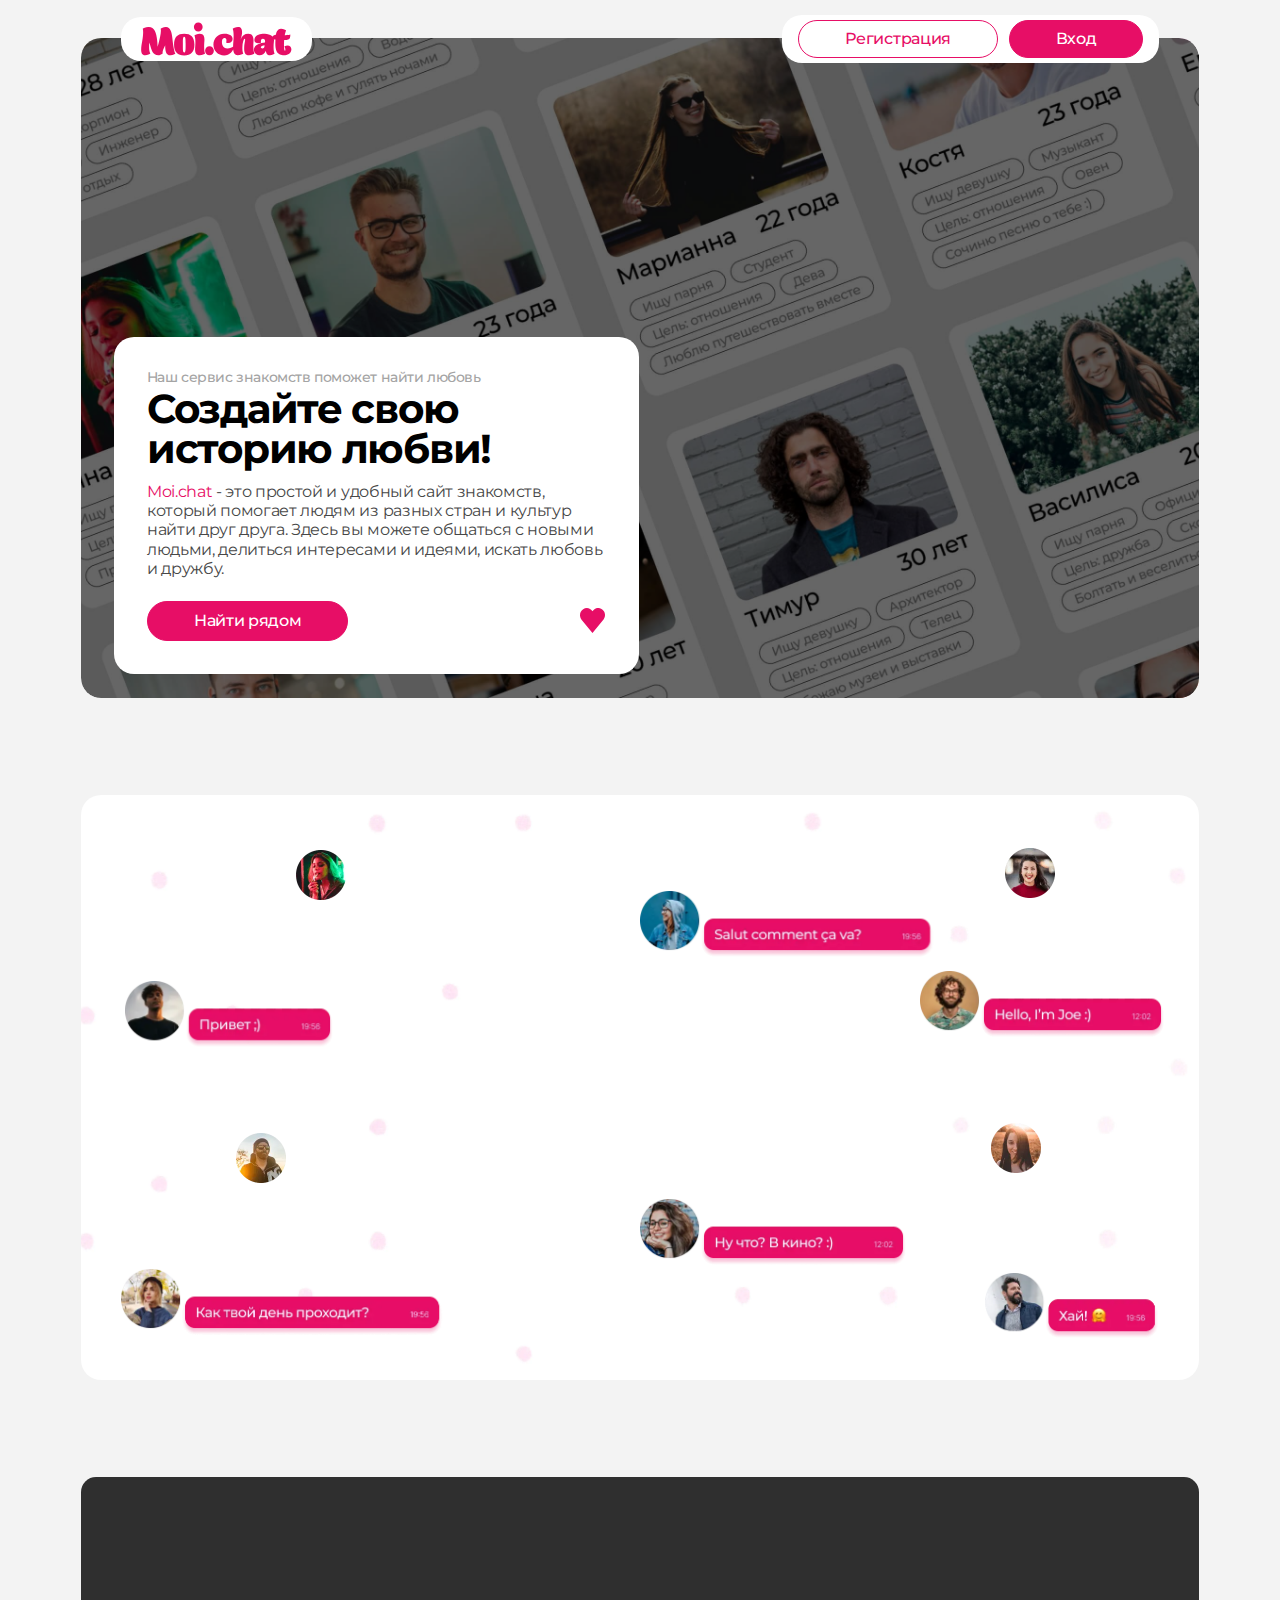
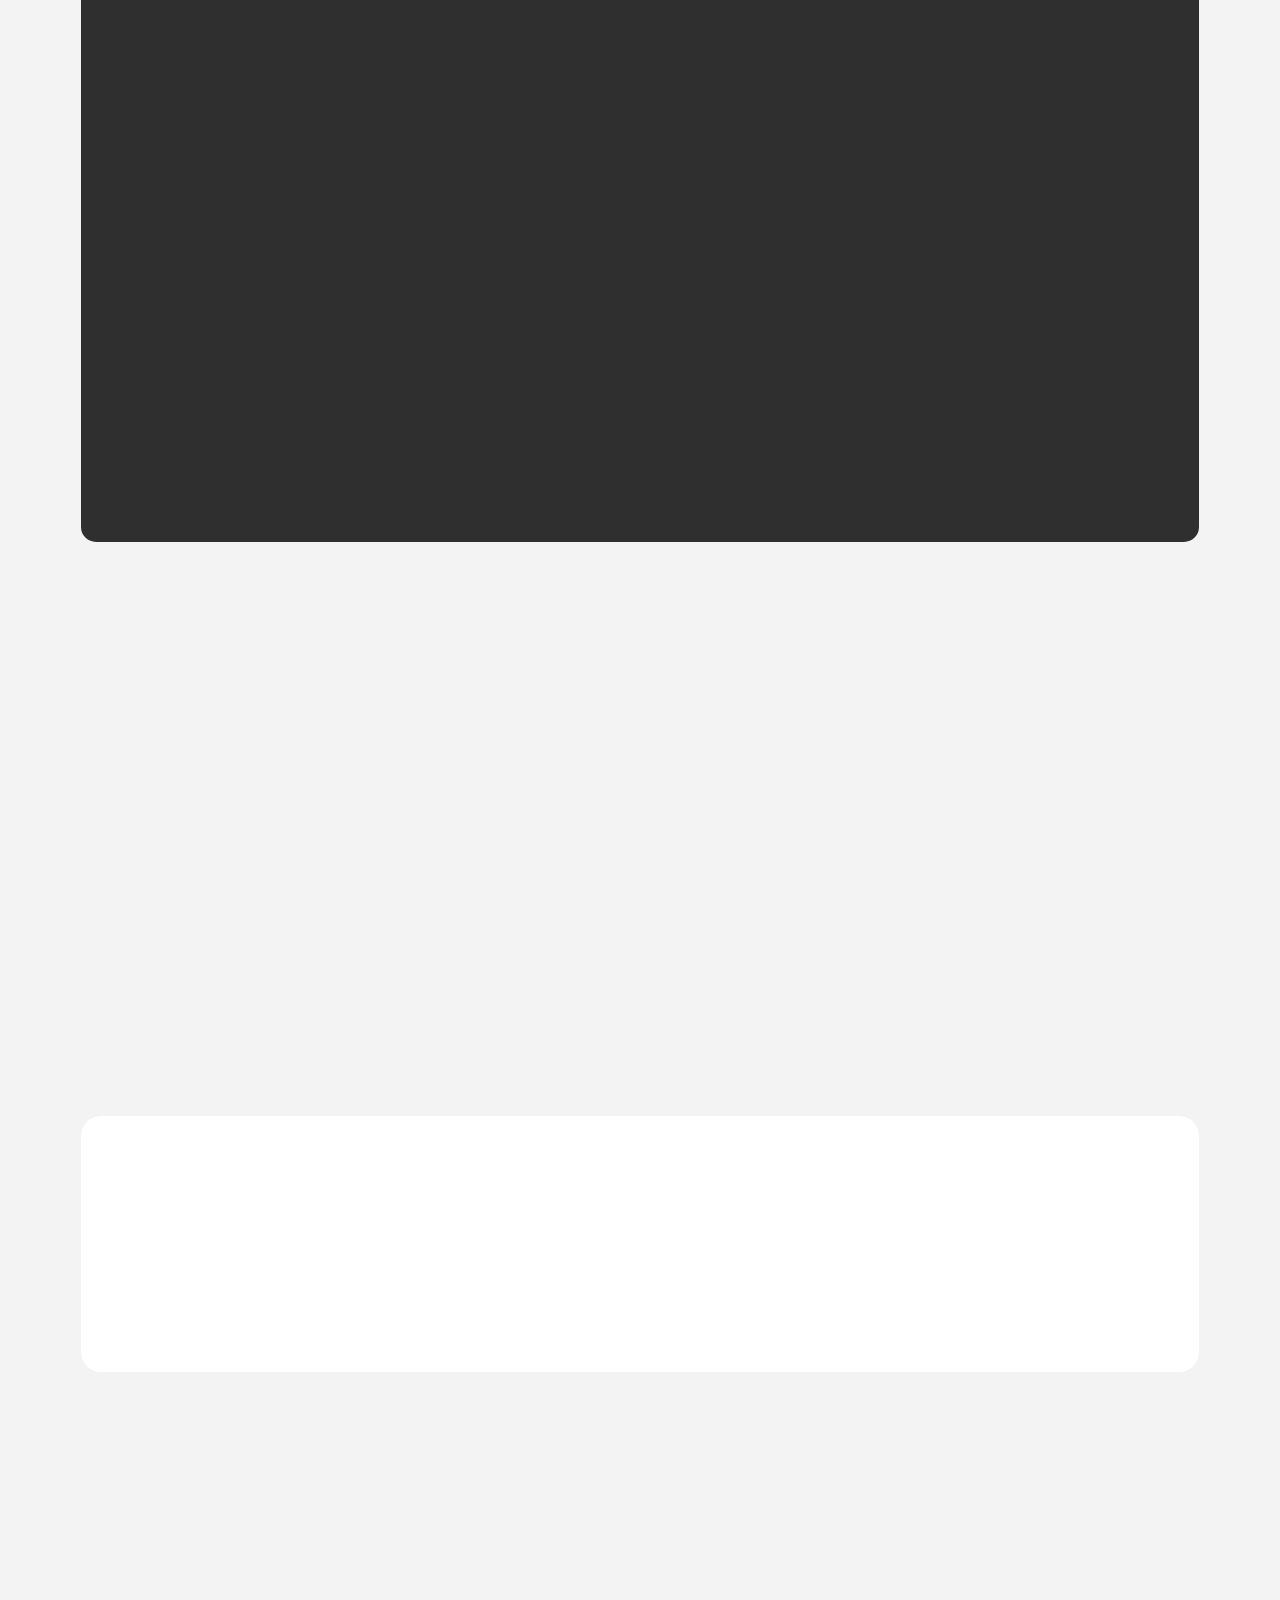
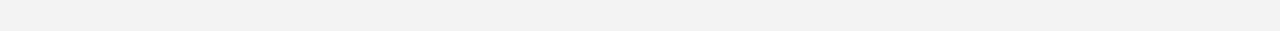
<file: index.html>
<!DOCTYPE html>
<html lang="ru">

<head>
	<title>Moi.chat</title>
	<meta charset="UTF-8">
	<meta name="format-detection" content="telephone=no">
	<!-- <style>body{opacity: 0;}</style> -->
	<link rel="stylesheet" href="css/style.min.css?_v=20230629094159">
	<link rel="shortcut icon" href="favicon.ico">
	<!-- <meta name="robots" content="noindex, nofollow"> -->
	<meta name="viewport" content="width=device-width, initial-scale=1.0">
</head>

<body>
	<div class="wrapper">
		<header class="header">
			<div class="header__container container">
				<div class="header__inner">
					<a class="header__logo logo" href="#">
						<img class="header__logo-img logo-img" src="img/icons/logo.svg" alt="img">
					</a>

					<nav class="header__nav">
						<a class="header__link btn btn-transparent" href="#" data-popup="#popup__sign-up">Регистрация</a>
						<a class="header__link btn btn-accent" href="#" data-popup="#popup__sign-in">Вход</a>
					</nav>
				</div>
			</div>
		</header>

		<main class="page">
			<section class="intro mb">
				<div class="intro__container container">
					<div class="intro__inner">
						<picture><source srcset="img/section-intro/intro-bg.webp" type="image/webp"><img class="intro__inner-bg" src="img/section-intro/intro-bg.jpg" alt="img"></picture>

						<picture>
							<source srcset="img/section-intro/intro-bg--mobile.jpg" media="(max-width: 767.98px)">
							<img class="article__img" src="img/section-intro/intro-bg.jpg" alt="img">
						</picture>

						<div class="intro__content">
							<h2 class="intro__suptitle suptitle">Наш сервис знакомств поможет найти любовь</h2>
							<h1 class="intro__title title">Создайте свою историю любви!</h1>
							<p class="intro__text text"><span>Moi.chat</span> - это простой и удобный сайт знакомств, который помогает людям из разных стран и культур найти друг друга. Здесь вы можете общаться с новыми людьми, делиться интересами и идеями, искать любовь и дружбу.</p>
							<div class="intro__content-bottom">
								<a class="intro__btn btn btn-accent" href="#">Найти рядом</a>
								<img class="intro__content-icon" src="img/icons/like-pink.svg" alt="img">
							</div>
						</div>
					</div>
				</div>
			</section>
			<section class="users mb">
				<div class="users__container container">
					<div class="users__inner">

						<picture><source srcset="img/section-users/user-1.webp" type="image/webp"><img class="users__deco users__deco--1" data-prlx-mouse data-prlx-cx="40" data-prlx-cy="10" data-prlx-dxr src="img/section-users/user-1.png" alt="img"></picture>
						<picture><source srcset="img/section-users/user-2.webp" type="image/webp"><img class="users__deco users__deco--2" data-prlx-mouse data-prlx-cx="40" data-prlx-cy="10" data-prlx-dxy src="img/section-users/user-2.png" alt="img"></picture>
						<picture><source srcset="img/section-users/user-3.webp" type="image/webp"><img class="users__deco users__deco--3" data-prlx-mouse data-prlx-cx="40" data-prlx-cy="10" data-prlx-dxr src="img/section-users/user-3.png" alt="img"></picture>
						<picture><source srcset="img/section-users/user-4.webp" type="image/webp"><img class="users__deco users__deco--4" data-prlx-mouse data-prlx-cx="40" data-prlx-cy="10" data-prlx-dxy src="img/section-users/user-4.png" alt="img"></picture>
						<picture><source srcset="img/section-users/user-5.webp" type="image/webp"><img class="users__deco users__deco--5" data-prlx-mouse data-prlx-cx="40" data-prlx-cy="10" data-prlx-dxr src="img/section-users/user-5.png" alt="img"></picture>
						<picture><source srcset="img/section-users/user-6.webp" type="image/webp"><img class="users__deco users__deco--6" data-prlx-mouse data-prlx-cx="40" data-prlx-cy="10" data-prlx-dxy src="img/section-users/user-6.png" alt="img"></picture>
						<picture><source srcset="img/section-users/user-7.webp" type="image/webp"><img class="users__deco users__deco--7" data-prlx-mouse data-prlx-cx="40" data-prlx-cy="10" data-prlx-dxr src="img/section-users/user-7.png" alt="img"></picture>
						<picture><source srcset="img/section-users/user-8.webp" type="image/webp"><img class="users__deco users__deco--8" data-prlx-mouse data-prlx-cx="40" data-prlx-cy="10" data-prlx-dxy src="img/section-users/user-8.png" alt="img"></picture>
						<picture><source srcset="img/section-users/user-9.webp" type="image/webp"><img class="users__deco users__deco--9" data-prlx-mouse data-prlx-cx="40" data-prlx-cy="10" data-prlx-dxr src="img/section-users/user-9.png" alt="img"></picture>
						<picture><source srcset="img/section-users/user-10.webp" type="image/webp"><img class="users__deco users__deco--10" data-prlx-mouse data-prlx-cx="40" data-prlx-cy="10" data-prlx-dxy src="img/section-users/user-10.png" alt="img"></picture>

						<picture><source srcset="img/section-users/user-2.webp" type="image/webp"><img class="users__deco-mobile users__deco-mobile--2 _anim-items _anim-no-hide _anim-show--left" src="img/section-users/user-2.png" alt="img"></picture>
						<picture><source srcset="img/section-users/user-8.webp" type="image/webp"><img class="users__deco-mobile users__deco-mobile--8 _anim-items _anim-no-hide _anim-show--up" src="img/section-users/user-8.png" alt="img"></picture>
						<picture><source srcset="img/section-users/user-3.webp" type="image/webp"><img class="users__deco-mobile users__deco-mobile--3 _anim-items _anim-no-hide _anim-show--left" src="img/section-users/user-3.png" alt="img"></picture>
						<picture><source srcset="img/section-users/user-4--mobile.webp" type="image/webp"><img class="users__deco-mobile users__deco-mobile--4 _anim-items _anim-no-hide _anim-show--right" src="img/section-users/user-4--mobile.png" alt="img"></picture>
						<picture><source srcset="img/section-users/user-5--mobile.webp" type="image/webp"><img class="users__deco-mobile users__deco-mobile--5 _anim-items _anim-no-hide _anim-show--right" src="img/section-users/user-5--mobile.png" alt="img"></picture>
						<picture><source srcset="img/section-users/user-7.webp" type="image/webp"><img class="users__deco-mobile users__deco-mobile--7 _anim-items _anim-no-hide _anim-show--left" src="img/section-users/user-7.png" alt="img"></picture>
						<picture><source srcset="img/section-users/user-9.webp" type="image/webp"><img class="users__deco-mobile users__deco-mobile--9 _anim-items _anim-no-hide _anim-show--left" src="img/section-users/user-9.png" alt="img"></picture>
						<picture><source srcset="img/section-users/user-10.webp" type="image/webp"><img class="users__deco-mobile users__deco-mobile--10 _anim-items _anim-no-hide _anim-show--up" src="img/section-users/user-10.png" alt="img"></picture>

						<div class="users__content">
							<h3 class="users__suptitle suptitle _anim-items _anim-no-hide _anim-show--up">Ищешь что-то новое?</h3>
							<h2 class="users__title title _anim-items _anim-no-hide _anim-show--up">Огромное количество пользователей</h2>
							<p class="usres__text text _anim-items _anim-no-hide _anim-show--up">Не откладывайте больше и узнайте, кто рядом с вами!</p>
						</div>
					</div>
				</div>
			</section>
			<div class="article mb">
				<div class="article__container container">
					<div class="article__inner">
						<p class="article__text _anim-items _anim-no-hide _anim-show--up">Будьте уверены, что вы найдете кого-то в своем регионе, присоединяйтесь к нам бесплатно и наслаждайтесь поиском, не вставая с дивана, на ноутбуке или мобильном телефоне. </p>
						<div class="article__image-box _anim-items _anim-no-hide _anim-show--up">
							<picture>
								<source srcset="img/block-article/article-main--mobile.jpg" media="(max-width: 575.98px)">
								<img class="article__img" src="img/block-article/article-main.jpg" alt="img">
							</picture>
						</div>
					</div>
				</div>
			</div>
			<div class="cards mb">
				<div class="cards__container container">
					<div class="cards__inner">
						<p class="cards__text _anim-items _anim-no-hide _anim-show--up">Ищите великолепных и интересных людей в своем районе! Все настолько конфиденциально, насколько это возможно. Найдите свою пару в течение 30 секунд!!!</p>

						<div class="cards__wrapper">
							<div class="cards__item _anim-items _anim-no-hide _anim-show--up">
								<picture>
									<source srcset="img/block-cards/card-mobile-1.jpg" media="(max-width: 575.98px)">
									<img class="article__img" src="img/block-cards/card-1.jpg" alt="img">
								</picture>
								<h2 class="cards__item-title">Найди человека рядом!</h2>
							</div>

							<div class="cards__item _anim-items _anim-no-hide _anim-show--up">
								<picture>
									<source srcset="img/block-cards/card-mobile-2.jpg" media="(max-width: 575.98px)">
									<img class="article__img" src="img/block-cards/card-2.jpg" alt="img">
								</picture>
								<h2 class="cards__item-title">Мгновенные сообщения!</h2>
							</div>

							<div class="cards__item _anim-items _anim-no-hide _anim-show--up">
								<picture>
									<source srcset="img/block-cards/card-mobile-3.jpg" media="(max-width: 575.98px)">
									<img class="article__img" src="img/block-cards/card-3.jpg" alt="img">
								</picture>
								<h2 class="cards__item-title">Самые легкие знакомства!</h2>
							</div>
						</div>
					</div>
				</div>
			</div>
			<section class="best mb">
				<div class="best__container container">
					<div class="best__inner">
						<img class="best__like--mobile" src="img/icons/like-gray.svg" alt="img">

						<h2 class="best__title title _anim-items _anim-no-hide _anim-show--left"><span>Moi.chat</span> - лучший сайт для поиска онлайн знакомств!</h2>

						<div class="best__bottom _anim-items _anim-no-hide _anim-show--up">
							<div class="best__controls">
								<a class="best__btn btn btn-transparent" href="#" data-popup="#popup__sign-up">Регистрация</a>
								<a class="best__btn btn btn-accent" href="#" data-popup="#popup__sign-in">Вход</a>
							</div>

							<p class="best__text text">Присоединяйся сейчас, бесплатная легкая регистрация в считанные минуты!</p>

							<img class="best__like" src="img/icons/like-gray.svg" alt="img">
						</div>
					</div>
				</div>
			</section>

		</main>

		<footer class="footer _anim-items _anim-no-hide _anim-show--up">
			<div class="footer__container container">
				<div class="footer__inner">
					<a class="footer__logo" href="#">
						<img class="footer__logo-img" src="img/icons/logo.svg" alt="img">
					</a>

					<nav class="footer__nav">
						<div class="footer__nav-item">
							<a class="footer__link" href="#">Тарифы</a>
							<a class="footer__link" href="#">Возврат средств</a>
						</div>

						<div class="footer__nav-item">
							<a class="footer__link" href="#">Договор оферты</a>
							<a class="footer__link" href="#">Информация о конфидециальности</a>
						</div>
					</nav>
				</div>
			</div>
		</footer>
	</div>
	<div id="popup__sign-in" aria-hidden="true" class="popup__sign-in popup">
		<div class="popup__wrapper">
			<div class="popup__content">

				<div class="popup__top">
					<h2 class="popup__title">Вход</h2>

					<button data-close type="button" class="popup__close">
						<img src="img/icons/x.svg" alt="img">
					</button>
				</div>

				<div class="popup__text">
					<form class="popup__form">
						<div class="popup__box">
							<input class="popup__input" type="text" placeholder="Ваша почта">
							<input class="popup__input" type="text" placeholder="Ваш пароль">
						</div>
						<a class="popup__form-btn btn btn-accent" href="#">Вход</a>
					</form>

					<a class="popup__form-link" href="#">Забыли пароль?</a>
				</div>
			</div>
		</div>
	</div>

	<div id="popup__sign-up" aria-hidden="true" class="popup__sign-up popup">
		<div class="popup__wrapper">
			<div class="popup__content">

				<div class="popup__top">
					<h2 class="popup__title">Начните общаться через 30 секунд</h2>

					<button data-close type="button" class="popup__close">
						<img src="img/icons/x.svg" alt="img">
					</button>
				</div>

				<div class="popup__text">
					<form class="popup__form popup__form--agree">
						<div class="popup__box">
							<input class="popup__input" type="text" placeholder="Ваша почта">
							<input class="popup__input" type="text" placeholder="Ваш имя">
							<input class="popup__input" type="text" placeholder="Укажите пароль">
						</div>

						<div class="popup__check">
							<div class="form__item">
								<div class="checkbox">
									<input id="checkbox-1" type="checkbox" name="agreement" class="checkbox__input">
									<label for="checkbox-1" class="checkbox__label"><span>Я согласен с документом <a href="#">Условия о конфиденциальности, договором оферты</a></span></label>
								</div>
							</div>

							<div class="form__item">
								<div class="checkbox">
									<input id="checkbox-2" type="checkbox" name="agreement" class="checkbox__input">
									<label for="checkbox-2" class="checkbox__label"><span>Я согласен с <a href="#">условиями работы сайта с помощью токенизации платежей,</a> в частности о том, что новые платежи на сайте происходят без повторного ввода номера карты - достаточно выбрать нужный тариф для покупки монет.</span></label>
								</div>
							</div>
						</div>

						<a class="popup__form-btn--agree popup__form-btn btn btn-accent" href="#">Согласен</a>
					</form>

				</div>
			</div>
		</div>
	</div>
	<script src="js/app.min.js?_v=20230629094159"></script>
</body>

</html>
</file>
<file: css/style.min.css>
@charset "UTF-8";@font-face{font-family:Montserrat;font-display:swap;src:url(../fonts/Montserrat-Regular.woff2) format("woff2"),url(../fonts/Montserrat-Regular.woff) format("woff");font-weight:400;font-style:normal}@font-face{font-family:Montserrat;font-display:swap;src:url(../fonts/Montserrat-Medium.woff2) format("woff2"),url(../fonts/Montserrat-Medium.woff) format("woff");font-weight:500;font-style:normal}@font-face{font-family:Montserrat;font-display:swap;src:url(../fonts/Montserrat-SemiBold.woff2) format("woff2"),url(../fonts/Montserrat-SemiBold.woff) format("woff");font-weight:600;font-style:normal}@font-face{font-family:Montserrat;font-display:swap;src:url(../fonts/Montserrat-Bold.woff2) format("woff2"),url(../fonts/Montserrat-Bold.woff) format("woff");font-weight:700;font-style:normal}*{padding:0;margin:0;border:0}*,:after,:before{-webkit-box-sizing:border-box;box-sizing:border-box}body,html{height:100%;min-width:360px}body{color:#000;line-height:1;font-family:Montserrat;font-size:1rem;-ms-text-size-adjust:100%;-moz-text-size-adjust:100%;-webkit-text-size-adjust:100%;-webkit-font-smoothing:antialiased;-moz-osx-font-smoothing:grayscale}button,input,textarea{font-family:Montserrat;font-size:inherit;line-height:inherit}button{cursor:pointer;color:inherit;background-color:transparent}a{color:inherit;text-decoration:none}ul li{list-style:none}img{vertical-align:top}h1,h2,h3,h4,h5,h6{font-weight:inherit;font-size:inherit}body{overflow-x:hidden;background-color:#f3f3f3}.lock body{overflow:hidden;-ms-touch-action:none;touch-action:none;-ms-scroll-chaining:none;overscroll-behavior:none}.wrapper{min-height:100%;display:-webkit-box;display:-ms-flexbox;display:flex;-webkit-box-orient:vertical;-webkit-box-direction:normal;-ms-flex-direction:column;flex-direction:column;overflow:hidden}@supports (overflow:clip){.wrapper{overflow:clip}}.wrapper>main{-webkit-box-flex:1;-ms-flex:1 1 auto;flex:1 1 auto}.wrapper>*{min-width:0}[class*=__container]{max-width:90rem;margin:0 auto;padding:0 7.5rem}body::after{content:"";background:rgba(228,228,228,.5);-webkit-backdrop-filter:blur(17px);backdrop-filter:blur(17px);position:fixed;width:100%;height:100%;top:0;left:0;opacity:0;-webkit-transition:opacity .8s ease 0s;transition:opacity .8s ease 0s;pointer-events:none;z-index:149}.popup-show body::after{opacity:1}.popup{position:fixed;top:0;left:0;bottom:0;right:0;padding:30px 10px;-webkit-transition:visibility .8s ease 0s;transition:visibility .8s ease 0s;visibility:hidden;pointer-events:none}.popup_show{z-index:150;visibility:visible;overflow:auto;pointer-events:auto}.popup_show .popup__content{visibility:visible;-webkit-transform:scale(1);-ms-transform:scale(1);transform:scale(1)}.popup__wrapper{display:-webkit-box;display:-ms-flexbox;display:flex;-webkit-box-orient:vertical;-webkit-box-direction:normal;-ms-flex-direction:column;flex-direction:column;-webkit-box-align:center;-ms-flex-align:center;align-items:center;min-height:100%;-webkit-box-flex:1;-ms-flex:1 1 auto;flex:1 1 auto;width:100%;display:flex;-webkit-box-pack:center;-ms-flex-pack:center;justify-content:center;align-items:center}.popup__content{visibility:hidden;-webkit-transform:scale(0);-ms-transform:scale(0);transform:scale(0);-webkit-transition:-webkit-transform .3s ease 0s;transition:-webkit-transform .3s ease 0s;transition:transform .3s ease 0s;transition:transform .3s ease 0s,-webkit-transform .3s ease 0s;background-color:#fff;padding:30px 40px;width:100%;max-width:660px;border-radius:20px}.lock .popup__content{visibility:visible}.popup__top{display:-webkit-box;display:-ms-flexbox;display:flex;-webkit-box-align:start;-ms-flex-align:start;align-items:flex-start;-webkit-box-pack:justify;-ms-flex-pack:justify;justify-content:space-between;margin-bottom:40px}.popup__title{color:#222;font-weight:500;line-height:110%;letter-spacing:-.64px;margin-right:50px}.popup__close{padding:15px;position:absolute;right:20px;top:20px}.popup__form{display:-webkit-box;display:-ms-flexbox;display:flex;-webkit-box-orient:vertical;-webkit-box-direction:normal;-ms-flex-direction:column;flex-direction:column;-webkit-box-align:center;-ms-flex-align:center;align-items:center;margin-bottom:30px}.popup__box{display:-webkit-box;display:-ms-flexbox;display:flex;-webkit-box-orient:vertical;-webkit-box-direction:normal;-ms-flex-direction:column;flex-direction:column;gap:25px;margin-bottom:35px;width:100%}.popup__input{padding:14px 10px;border-radius:5px;border:1px solid #cfcfcf;color:#000;width:100%}.popup__input::-webkit-input-placeholder{color:#cfcfcf;font-size:16px;line-height:120%;letter-spacing:-.32px}.popup__input::-moz-placeholder{color:#cfcfcf;font-size:16px;line-height:120%;letter-spacing:-.32px}.popup__input:-ms-input-placeholder{color:#cfcfcf;font-size:16px;line-height:120%;letter-spacing:-.32px}.popup__input::-ms-input-placeholder{color:#cfcfcf;font-size:16px;line-height:120%;letter-spacing:-.32px}.popup__input::placeholder{color:#cfcfcf;font-size:16px;line-height:120%;letter-spacing:-.32px}.popup__form-btn{width:100%!important;max-width:445px;display:-webkit-box;display:-ms-flexbox;display:flex;-webkit-box-pack:center;-ms-flex-pack:center;justify-content:center;-webkit-box-align:center;-ms-flex-align:center;align-items:center;height:50px;border-radius:100px}.popup__form-link{color:#222;font-size:18px;font-weight:600;text-decoration-line:underline;display:-webkit-box;display:-ms-flexbox;display:flex;-webkit-box-pack:center;-ms-flex-pack:center;justify-content:center;-webkit-transition:color .1s ease-in-out;transition:color .1s ease-in-out}.popup__form-link:hover{color:#e70e66;-webkit-transition:color .1s ease-in-out;transition:color .1s ease-in-out}.popup__sign-up .popup__content{max-width:830px}.popup__check{margin-bottom:20px;display:-webkit-box;display:-ms-flexbox;display:flex;-webkit-box-orient:vertical;-webkit-box-direction:normal;-ms-flex-direction:column;flex-direction:column;gap:20px}.checkbox__input{display:none}.checkbox__input:checked+.checkbox__label::after{-webkit-transform:scale(1);-ms-transform:scale(1);transform:scale(1)}.checkbox__label{font-size:16px;line-height:140%;display:-webkit-inline-box;display:-ms-inline-flexbox;display:inline-flex;-webkit-box-align:center;-ms-flex-align:center;align-items:center;position:relative;cursor:pointer;width:100%}.checkbox__label span{color:rgba(34,34,34,.5);font-size:14px;font-weight:500;line-height:140%}.checkbox__label::before{content:"";-ms-flex-item-align:start;align-self:flex-start;-webkit-box-flex:0;-ms-flex:0 0 25px;flex:0 0 25px;height:25px;background-color:transparent;border:1px solid rgba(34,34,34,.5);border-radius:3px;margin:0 10px 0 0}.checkbox__label::after{-webkit-transition:-webkit-transform .5s ease 0s;transition:-webkit-transform .5s ease 0s;transition:transform .5s ease 0s;transition:transform .5s ease 0s,-webkit-transform .5s ease 0s;content:"";width:23px;height:23px;position:absolute;top:1px;left:1px;background-color:#80cfff;border-radius:3px;-webkit-transform:scale(0);-ms-transform:scale(0);transform:scale(0)}.checkbox__label a{color:#80cfff}.popup__form--agree{margin:0}[class*=-ibg]{position:relative}[class*=-ibg] img{position:absolute;width:100%;height:100%;top:0;left:0;-o-object-fit:cover;object-fit:cover}[class*=-ibg_contain] img{-o-object-fit:contain;object-fit:contain}.btn{color:#fff;font-weight:500;line-height:100%;letter-spacing:-.32px;padding:11px 46px;border-radius:20px;border:1px solid #e70e66;-webkit-transition:all .1s ease-in-out;transition:all .1s ease-in-out;min-height:24px;display:-webkit-box;display:-ms-flexbox;display:flex;width:-webkit-fit-content;width:-moz-fit-content;width:fit-content}.btn-accent{background:#e70e66}.btn-accent:hover{background-color:#be004d;-webkit-transition:all .1s ease-in-out;transition:all .1s ease-in-out}.btn-transparent{color:#e70e66}.btn-transparent:hover{background:#e70e66;-webkit-transition:all .1s ease-in-out;transition:all .1s ease-in-out;color:#fff}.logo{display:-webkit-box;display:-ms-flexbox;display:flex;-webkit-box-align:center;-ms-flex-align:center;align-items:center;padding:5px 20px;border-radius:20px;background-color:#fff;min-height:34px}.suptitle{color:#a4a4a4;font-size:14px;font-weight:500;line-height:100%;letter-spacing:-.42px;margin-bottom:5px}.title{color:#000;font-weight:700;line-height:100%;letter-spacing:-1.26px;margin-bottom:12px}.text{font-size:16px;line-height:120%;letter-spacing:-.32px;color:#474747;margin-bottom:23px}.text span{color:#e70e66}._anim-show--up{-webkit-transform:translate(0,100px);-ms-transform:translate(0,100px);transform:translate(0,100px);opacity:0;-webkit-transition:all .8s ease 0s;transition:all .8s ease 0s}._active ._anim-show--up,._anim-show--up._active{opacity:1;-webkit-transform:translate(0,0);-ms-transform:translate(0,0);transform:translate(0,0)}._anim-show--left{-webkit-transform:translate(-120%,0);-ms-transform:translate(-120%,0);transform:translate(-120%,0);opacity:0;-webkit-transition:all .8s ease 0s;transition:all .8s ease 0s}._active ._anim-show--left,._anim-show--left._active{opacity:1;-webkit-transform:translate(0,0);-ms-transform:translate(0,0);transform:translate(0,0)}._anim-show--right{-webkit-transform:translate(120%,0);-ms-transform:translate(120%,0);transform:translate(120%,0);opacity:0;-webkit-transition:all .8s ease 0s;transition:all .8s ease 0s}._active ._anim-show--right,._anim-show--right._active{opacity:1;-webkit-transform:translate(0,0);-ms-transform:translate(0,0);transform:translate(0,0)}.header{padding:15px 40px;position:relative;z-index:99}.header__inner{display:-webkit-box;display:-ms-flexbox;display:flex;-webkit-box-align:center;-ms-flex-align:center;align-items:center;-webkit-box-pack:justify;-ms-flex-pack:justify;justify-content:space-between;gap:15px}.header__nav{display:-webkit-box;display:-ms-flexbox;display:flex;-webkit-box-align:center;-ms-flex-align:center;align-items:center;padding:5px 16px;border-radius:20px;background-color:#fff}.footer__inner{display:-webkit-box;display:-ms-flexbox;display:flex;-webkit-box-align:center;-ms-flex-align:center;align-items:center;-webkit-box-pack:justify;-ms-flex-pack:justify;justify-content:space-between;gap:10px;border-top:1px solid rgba(0,0,0,.8)}.footer__logo{margin-right:20px}.footer__nav{display:-webkit-box;display:-ms-flexbox;display:flex;-webkit-box-pack:justify;-ms-flex-pack:justify;justify-content:space-between}.footer__nav-item{display:-webkit-box;display:-ms-flexbox;display:flex;-webkit-box-orient:vertical;-webkit-box-direction:normal;-ms-flex-direction:column;flex-direction:column;gap:12px}.footer__link{color:rgba(34,34,34,.5);font-size:16px;line-height:120%;letter-spacing:-.32px;-webkit-transition:all .2s ease-in-out;transition:all .2s ease-in-out;position:relative;width:-webkit-fit-content;width:-moz-fit-content;width:fit-content;white-space:nowrap}.footer__link::after{content:"";position:absolute;bottom:-3px;left:0;width:0;height:1px;background-color:#000;opacity:0}.footer__link:hover{color:#000;-webkit-transition:all .2s ease-in-out;transition:all .2s ease-in-out}.footer__link:hover::after{opacity:1;width:100%;-webkit-transition:all .2s ease-in-out;transition:all .2s ease-in-out}.intro{margin-top:-40px}.intro__inner{background-repeat:no-repeat;background-position:0 0;background-size:cover;padding-bottom:59%;border-radius:20px;position:relative;min-height:635px;overflow:hidden}.intro__inner::after{content:"";position:absolute;top:0;left:0;right:0;bottom:0;width:100%;height:100%;border-radius:20px;background:rgba(0,0,0,.6)}.intro__inner-bg{position:absolute;top:0;left:0;right:0;bottom:0;width:100%;height:100%;-o-object-fit:cover;object-fit:cover}.intro__content{position:absolute;z-index:1;bottom:28px;left:40px;background-color:#fff;border-radius:20px;max-width:525px}.intro__content-bottom{display:-webkit-box;display:-ms-flexbox;display:flex;-webkit-box-align:center;-ms-flex-align:center;align-items:center;-webkit-box-pack:justify;-ms-flex-pack:justify;justify-content:space-between;gap:15px}.intro__content-icon{width:25px;height:25px;-webkit-box-flex:0;-ms-flex:0 0 25px;flex:0 0 25px}.no-webp .users__inner{background-image:url(../img/section-users/users-bg.jpg)}.users__inner{background-repeat:no-repeat;background-position:center;background-size:cover;padding-bottom:35%;border-radius:20px;position:relative;min-height:585px;display:-webkit-box;display:-ms-flexbox;display:flex;-webkit-box-align:center;-ms-flex-align:center;align-items:center;-webkit-box-pack:center;-ms-flex-pack:center;justify-content:center}.users__content{text-align:center;position:absolute;top:53%;-webkit-transform:translateY(-50%);-ms-transform:translateY(-50%);transform:translateY(-50%);padding:15px}.users__title{max-width:725px}.users__deco{position:absolute}.users__deco--1{top:55px;left:215px;width:50px}.users__deco--2{top:96px;width:294px}.users__deco--3{top:53px;right:144px;width:50px}.users__deco--4{top:186px;left:44px;width:209px}.users__deco--5{top:176px;right:34px;width:245px}.users__deco--6{top:338px;left:155px;width:50px}.users__deco--7{top:328px;right:158px;width:50px}.users__deco--8{bottom:44px;left:40px;width:322px}.users__deco--9{bottom:114px;width:267px}.users__deco--10{bottom:40px;right:40px;width:174px}.users__deco-mobile{position:absolute;display:none}.users__deco-mobile--2{top:139px;left:11px;width:263px}.users__deco-mobile--3{top:20px;left:90px;width:40px}.users__deco-mobile--4{bottom:58px;right:27px;width:190px}.users__deco-mobile--5{top:50px;right:17px;width:220px}.users__deco-mobile--7{bottom:23px;left:47px;width:40px}.users__deco-mobile--8{top:90px;left:50%;-webkit-transform:translateX(-50%);-ms-transform:translateX(-50%);transform:translateX(-50%);width:294px}.users__deco-mobile--9{bottom:125px;left:52px;width:239px}.users__deco-mobile--10{bottom:63px;width:155px}.article__inner{padding:40px;border-radius:15px;background:#2f2f2f;border-radius:15px}.article__text{color:#fff;font-weight:500;line-height:110%;letter-spacing:-.64px;margin-bottom:20px}.article__image-box{position:relative;overflow:hidden;padding-bottom:45%;border-radius:15px;min-height:335px}.article__img{position:absolute;top:0;left:0;bottom:0;right:0;width:100%;height:100%;-o-object-fit:cover;object-fit:cover}.cards__text{color:#000;font-weight:500;line-height:110%;letter-spacing:-.64px;margin-bottom:30px}.cards__wrapper{display:-ms-grid;display:grid;-ms-grid-columns:(1fr)[3];grid-template-columns:repeat(3,1fr);-ms-grid-rows:1;grid-template-rows:1;gap:15px}.cards__item{position:relative;overflow:hidden;border-radius:20px;padding-bottom:60%;min-height:250px}.cards__item-img{position:absolute;top:0;left:0;bottom:0;right:0;width:100%;height:100%;-o-object-fit:cover;object-fit:cover}.cards__item-title{position:absolute;bottom:25px;text-align:center;left:50%;-webkit-transform:translateX(-50%);-ms-transform:translateX(-50%);transform:translateX(-50%);width:100%;color:#000;font-weight:600;line-height:100%;letter-spacing:-.2px}.best__inner{background-color:#fff;border-radius:20px;padding-top:50px;padding-bottom:50px}.best__title{margin-bottom:40px}.best__title span{color:#e70e66}.best__bottom{display:-webkit-box;display:-ms-flexbox;display:flex;-webkit-box-align:center;-ms-flex-align:center;align-items:center}.best__controls{display:-webkit-box;display:-ms-flexbox;display:flex;-webkit-box-align:center;-ms-flex-align:center;align-items:center;gap:10px}.best__text{max-width:352px;margin:0 15px 0 0;font-size:16px}.best__like{width:25px;-webkit-box-flex:0;-ms-flex:0 0 25px;flex:0 0 25px;margin-left:auto}.best__like--mobile{width:25px;-webkit-box-flex:0;-ms-flex:0 0 25px;flex:0 0 25px;margin:0 0 10px 0;display:none}@media (min-width:35.99875em){.btn{font-size:1rem}}@media (min-width:61.99875em){.footer__inner{padding-top:2.5rem}.footer__inner{padding-bottom:4.375rem}}@media (min-width:74.99875em){.header__link{padding-top:.625rem}.header__link{padding-bottom:.625rem}.header__link{padding-left:2.875rem}.header__link{padding-right:2.875rem}}@media (min-width:90em){.popup__title{font-size:2rem}.container{padding-left:7.5rem}.container{padding-right:7.5rem}.logo .logo-img{width:10.3125rem}.title{font-size:2.625rem}.mb{margin-bottom:6.25rem}.header__nav{gap:.75rem}.footer__logo-img{width:15.3125rem}.footer__nav{gap:10.625rem}.intro__content{left:2.5rem}.intro__content{bottom:1.75rem}.intro__content{padding:2.25rem}.article__inner{padding:2.5rem}.article__text{font-size:2rem}.cards__text{font-size:2rem}.cards__item-title{font-size:1.25rem}.best__inner{padding-left:2.5rem}.best__inner{padding-right:2.5rem}.best__title{margin-bottom:2.5rem}.best__controls{margin-right:2.8125rem}}@media (max-width:575.98px){.footer__nav{-webkit-box-orient:vertical;-webkit-box-direction:normal;-ms-flex-direction:column;flex-direction:column;gap:20px}.cards__item{width:100%}}@media (max-width:61.99875em){.container{padding-left:.625rem}.container{padding-right:.625rem}.header{padding:12px 30px}.intro{margin-top:-30px}.users__deco{display:none}.users__deco-mobile{display:block}.cards__wrapper{display:-webkit-box;display:-ms-flexbox;display:flex;-webkit-box-orient:vertical;-webkit-box-direction:normal;-ms-flex-direction:column;flex-direction:column;-webkit-box-align:center;-ms-flex-align:center;align-items:center;gap:20px}.cards__item{padding:0;width:65%;min-height:300px}.cards__item-title{font-size:1rem}.cards__item-title{font-size:20px}.best__inner{padding-top:40px;padding-bottom:40px}}@media (max-width:47.99875em){.popup__content{padding:20px 30px}.text{font-size:14px}.header{padding:10px 20px}.header__nav{padding:5px 10px}.footer__inner{-webkit-box-orient:vertical;-webkit-box-direction:normal;-ms-flex-direction:column;flex-direction:column;-webkit-box-align:start;-ms-flex-align:start;align-items:flex-start}.footer__logo{margin-bottom:40px}.footer__nav{gap:1.875rem}.footer__nav{gap:50px}.footer__nav-item{gap:20px}.intro{margin-top:-20px}.intro__content{right:10px;max-width:auto}.intro__content{left:.625rem}.intro__content{bottom:.625rem}.users__deco-mobile--8{display:none}.users__deco-mobile--10{display:none}.best__inner{padding-top:30px;padding-bottom:30px}.best__bottom{-webkit-box-orient:vertical;-webkit-box-direction:reverse;-ms-flex-direction:column-reverse;flex-direction:column-reverse;gap:20px;width:100%}.best__controls{margin-right:.9375rem}.best__controls{margin-right:0}.best__text{max-width:100%;margin:0}.best__like{display:none}.best__like--mobile{display:-webkit-box;display:-ms-flexbox;display:flex}}@media (max-width:35.99875em){.best__inner{padding-left:.625rem}.best__inner{padding-right:.625rem}}@media (max-width:29.99875em){.popup__content{padding:30px 18px}.popup__title{font-size:1.75rem}.suptitle{font-size:12px}.header{padding:10px 0}.header__inner{background-color:#fff;border-radius:15px}.footer__inner{padding-top:1.25rem}.footer__inner{padding-bottom:2.5rem}.footer__logo-img{width:11.0625rem}.article__container{padding:0}.cards__item{min-height:250px}.best__title{margin-bottom:.625rem}.best__bottom{gap:10px}}@media (max-width:23.4375em){.btn{font-size:.875rem}.logo .logo-img{width:4.6875rem}.title{font-size:2rem}.mb{margin-bottom:5rem}.header__nav{gap:.1875rem}.header__link{padding-top:.1875rem}.header__link{padding-bottom:.1875rem}.header__link{padding-left:.625rem}.header__link{padding-right:.625rem}.intro__content{padding:1.125rem}.article__inner{padding:1.25rem}.article__text{font-size:1.375rem}.cards__text{font-size:1.375rem}}@media (min-width:29.99875em) and (max-width:90em){@supports (font-size:clamp(1.75rem ,1.6250078123rem + 0.4166579863vw ,2rem)){.popup__title{font-size:clamp(1.75rem ,1.6250078123rem + .4166579863vw ,2rem)}}@supports not (font-size:clamp(1.75rem ,1.6250078123rem + 0.4166579863vw ,2rem)){.popup__title{font-size:calc(1.75rem + .25 * (100vw - 29.99875rem)/ 60.00125)}}@supports (width:clamp(11.0625rem ,8.9376328097rem + 7.083185767vw ,15.3125rem)){.footer__logo-img{width:clamp(11.0625rem ,8.9376328097rem + 7.083185767vw ,15.3125rem)}}@supports not (width:clamp(11.0625rem ,8.9376328097rem + 7.083185767vw ,15.3125rem)){.footer__logo-img{width:calc(11.0625rem + 4.25 * (100vw - 29.99875rem)/ 60.00125)}}@supports (margin-bottom:clamp(0.625rem ,-0.3124414075rem + 3.1249348972vw ,2.5rem)){.best__title{margin-bottom:clamp(.625rem ,-.3124414075rem + 3.1249348972vw ,2.5rem)}}@supports not (margin-bottom:clamp(0.625rem ,-0.3124414075rem + 3.1249348972vw ,2.5rem)){.best__title{margin-bottom:calc(.625rem + 1.875 * (100vw - 29.99875rem)/ 60.00125)}}}@media (min-width:61.99875em) and (max-width:90em){@supports (padding-left:clamp(0.625rem ,-14.5972278023rem + 24.5524753359vw ,7.5rem)){.container{padding-left:clamp(.625rem ,-14.5972278023rem + 24.5524753359vw ,7.5rem)}}@supports not (padding-left:clamp(0.625rem ,-14.5972278023rem + 24.5524753359vw ,7.5rem)){.container{padding-left:calc(.625rem + 6.875 * (100vw - 61.99875rem)/ 28.00125)}}@supports (padding-right:clamp(0.625rem ,-14.5972278023rem + 24.5524753359vw ,7.5rem)){.container{padding-right:clamp(.625rem ,-14.5972278023rem + 24.5524753359vw ,7.5rem)}}@supports not (padding-right:clamp(0.625rem ,-14.5972278023rem + 24.5524753359vw ,7.5rem)){.container{padding-right:calc(.625rem + 6.875 * (100vw - 61.99875rem)/ 28.00125)}}@supports (font-size:clamp(1rem ,0.4464644436rem + 0.8928172849vw ,1.25rem)){.cards__item-title{font-size:clamp(1rem ,.4464644436rem + .8928172849vw ,1.25rem)}}@supports not (font-size:clamp(1rem ,0.4464644436rem + 0.8928172849vw ,1.25rem)){.cards__item-title{font-size:calc(1rem + .25 * (100vw - 61.99875rem)/ 28.00125)}}}@media (min-width:23.4375em) and (max-width:35.99875em){@supports (font-size:clamp(0.875rem ,0.6417678376rem + 0.9951238929vw ,1rem)){.btn{font-size:clamp(.875rem ,.6417678376rem + .9951238929vw ,1rem)}}@supports not (font-size:clamp(0.875rem ,0.6417678376rem + 0.9951238929vw ,1rem)){.btn{font-size:calc(.875rem + .125 * (100vw - 23.4375rem)/ 12.56125)}}}@media (min-width:23.4375em) and (max-width:90em){@supports (width:clamp(4.6875rem ,2.7068661972rem + 8.4507042254vw ,10.3125rem)){.logo .logo-img{width:clamp(4.6875rem ,2.7068661972rem + 8.4507042254vw ,10.3125rem)}}@supports not (width:clamp(4.6875rem ,2.7068661972rem + 8.4507042254vw ,10.3125rem)){.logo .logo-img{width:calc(4.6875rem + 5.625 * (100vw - 23.4375rem)/ 66.5625)}}@supports (font-size:clamp(2rem ,1.7799295775rem + 0.9389671362vw ,2.625rem)){.title{font-size:clamp(2rem ,1.7799295775rem + .9389671362vw ,2.625rem)}}@supports not (font-size:clamp(2rem ,1.7799295775rem + 0.9389671362vw ,2.625rem)){.title{font-size:calc(2rem + .625 * (100vw - 23.4375rem)/ 66.5625)}}@supports (margin-bottom:clamp(5rem ,4.5598591549rem + 1.8779342723vw ,6.25rem)){.mb{margin-bottom:clamp(5rem ,4.5598591549rem + 1.8779342723vw ,6.25rem)}}@supports not (margin-bottom:clamp(5rem ,4.5598591549rem + 1.8779342723vw ,6.25rem)){.mb{margin-bottom:calc(5rem + 1.25 * (100vw - 23.4375rem)/ 66.5625)}}@supports (gap:clamp(0.1875rem ,-0.0105633803rem + 0.8450704225vw ,0.75rem)){.header__nav{gap:clamp(.1875rem ,-.0105633803rem + .8450704225vw ,.75rem)}}@supports not (gap:clamp(0.1875rem ,-0.0105633803rem + 0.8450704225vw ,0.75rem)){.header__nav{gap:calc(.1875rem + .5625 * (100vw - 23.4375rem)/ 66.5625)}}@supports (padding:clamp(1.125rem ,0.7288732394rem + 1.6901408451vw ,2.25rem)){.intro__content{padding:clamp(1.125rem ,.7288732394rem + 1.6901408451vw ,2.25rem)}}@supports not (padding:clamp(1.125rem ,0.7288732394rem + 1.6901408451vw ,2.25rem)){.intro__content{padding:calc(1.125rem + 1.125 * (100vw - 23.4375rem)/ 66.5625)}}@supports (padding:clamp(1.25rem ,0.8098591549rem + 1.8779342723vw ,2.5rem)){.article__inner{padding:clamp(1.25rem ,.8098591549rem + 1.8779342723vw ,2.5rem)}}@supports not (padding:clamp(1.25rem ,0.8098591549rem + 1.8779342723vw ,2.5rem)){.article__inner{padding:calc(1.25rem + 1.25 * (100vw - 23.4375rem)/ 66.5625)}}@supports (font-size:clamp(1.375rem ,1.1549295775rem + 0.9389671362vw ,2rem)){.article__text{font-size:clamp(1.375rem ,1.1549295775rem + .9389671362vw ,2rem)}}@supports not (font-size:clamp(1.375rem ,1.1549295775rem + 0.9389671362vw ,2rem)){.article__text{font-size:calc(1.375rem + .625 * (100vw - 23.4375rem)/ 66.5625)}}@supports (font-size:clamp(1.375rem ,1.1549295775rem + 0.9389671362vw ,2rem)){.cards__text{font-size:clamp(1.375rem ,1.1549295775rem + .9389671362vw ,2rem)}}@supports not (font-size:clamp(1.375rem ,1.1549295775rem + 0.9389671362vw ,2rem)){.cards__text{font-size:calc(1.375rem + .625 * (100vw - 23.4375rem)/ 66.5625)}}}@media (min-width:23.4375em) and (max-width:74.99875em){@supports (padding-top:clamp(0.1875rem ,-0.0113684574rem + 0.8485054183vw ,0.625rem)){.header__link{padding-top:clamp(.1875rem ,-.0113684574rem + .8485054183vw ,.625rem)}}@supports not (padding-top:clamp(0.1875rem ,-0.0113684574rem + 0.8485054183vw ,0.625rem)){.header__link{padding-top:calc(.1875rem + .4375 * (100vw - 23.4375rem)/ 51.56125)}}@supports (padding-bottom:clamp(0.1875rem ,-0.0113684574rem + 0.8485054183vw ,0.625rem)){.header__link{padding-bottom:clamp(.1875rem ,-.0113684574rem + .8485054183vw ,.625rem)}}@supports not (padding-bottom:clamp(0.1875rem ,-0.0113684574rem + 0.8485054183vw ,0.625rem)){.header__link{padding-bottom:calc(.1875rem + .4375 * (100vw - 23.4375rem)/ 51.56125)}}@supports (padding-left:clamp(0.625rem ,-0.3977520667rem + 4.3637421513vw ,2.875rem)){.header__link{padding-left:clamp(.625rem ,-.3977520667rem + 4.3637421513vw ,2.875rem)}}@supports not (padding-left:clamp(0.625rem ,-0.3977520667rem + 4.3637421513vw ,2.875rem)){.header__link{padding-left:calc(.625rem + 2.25 * (100vw - 23.4375rem)/ 51.56125)}}@supports (padding-right:clamp(0.625rem ,-0.3977520667rem + 4.3637421513vw ,2.875rem)){.header__link{padding-right:clamp(.625rem ,-.3977520667rem + 4.3637421513vw ,2.875rem)}}@supports not (padding-right:clamp(0.625rem ,-0.3977520667rem + 4.3637421513vw ,2.875rem)){.header__link{padding-right:calc(.625rem + 2.25 * (100vw - 23.4375rem)/ 51.56125)}}}@media (min-width:29.99875em) and (max-width:61.99875em){@supports (padding-top:clamp(1.25rem ,0.0781738281rem + 3.90625vw ,2.5rem)){.footer__inner{padding-top:clamp(1.25rem ,.0781738281rem + 3.90625vw ,2.5rem)}}@supports not (padding-top:clamp(1.25rem ,0.0781738281rem + 3.90625vw ,2.5rem)){.footer__inner{padding-top:calc(1.25rem + 1.25 * (100vw - 29.99875rem)/ 32)}}@supports (padding-bottom:clamp(2.5rem ,0.7422607422rem + 5.859375vw ,4.375rem)){.footer__inner{padding-bottom:clamp(2.5rem ,.7422607422rem + 5.859375vw ,4.375rem)}}@supports not (padding-bottom:clamp(2.5rem ,0.7422607422rem + 5.859375vw ,4.375rem)){.footer__inner{padding-bottom:calc(2.5rem + 1.875 * (100vw - 29.99875rem)/ 32)}}}@media (min-width:47.99875em) and (max-width:90em){@supports (gap:clamp(1.875rem ,-8.1244419809rem + 20.8327133121vw ,10.625rem)){.footer__nav{gap:clamp(1.875rem ,-8.1244419809rem + 20.8327133121vw ,10.625rem)}}@supports not (gap:clamp(1.875rem ,-8.1244419809rem + 20.8327133121vw ,10.625rem)){.footer__nav{gap:calc(1.875rem + 8.75 * (100vw - 47.99875rem)/ 42.00125)}}@supports (left:clamp(0.625rem ,-1.5177375673rem + 4.4641528526vw ,2.5rem)){.intro__content{left:clamp(.625rem ,-1.5177375673rem + 4.4641528526vw ,2.5rem)}}@supports not (left:clamp(0.625rem ,-1.5177375673rem + 4.4641528526vw ,2.5rem)){.intro__content{left:calc(.625rem + 1.875 * (100vw - 47.99875rem)/ 42.00125)}}@supports (bottom:clamp(0.625rem ,-0.6606425404rem + 2.6784917116vw ,1.75rem)){.intro__content{bottom:clamp(.625rem ,-.6606425404rem + 2.6784917116vw ,1.75rem)}}@supports not (bottom:clamp(0.625rem ,-0.6606425404rem + 2.6784917116vw ,1.75rem)){.intro__content{bottom:calc(.625rem + 1.125 * (100vw - 47.99875rem)/ 42.00125)}}@supports (margin-right:clamp(0.9375rem ,-1.2052375673rem + 4.4641528526vw ,2.8125rem)){.best__controls{margin-right:clamp(.9375rem ,-1.2052375673rem + 4.4641528526vw ,2.8125rem)}}@supports not (margin-right:clamp(0.9375rem ,-1.2052375673rem + 4.4641528526vw ,2.8125rem)){.best__controls{margin-right:calc(.9375rem + 1.875 * (100vw - 47.99875rem)/ 42.00125)}}}@media (min-width:35.99875em) and (max-width:90em){@supports (padding-left:clamp(0.625rem ,-0.6249276637rem + 3.4721418486vw ,2.5rem)){.best__inner{padding-left:clamp(.625rem ,-.6249276637rem + 3.4721418486vw ,2.5rem)}}@supports not (padding-left:clamp(0.625rem ,-0.6249276637rem + 3.4721418486vw ,2.5rem)){.best__inner{padding-left:calc(.625rem + 1.875 * (100vw - 35.99875rem)/ 54.00125)}}@supports (padding-right:clamp(0.625rem ,-0.6249276637rem + 3.4721418486vw ,2.5rem)){.best__inner{padding-right:clamp(.625rem ,-.6249276637rem + 3.4721418486vw ,2.5rem)}}@supports not (padding-right:clamp(0.625rem ,-0.6249276637rem + 3.4721418486vw ,2.5rem)){.best__inner{padding-right:calc(.625rem + 1.875 * (100vw - 35.99875rem)/ 54.00125)}}}.webp .users__inner{background-image:url(../img/section-users/users-bg.webp)}
</file>
